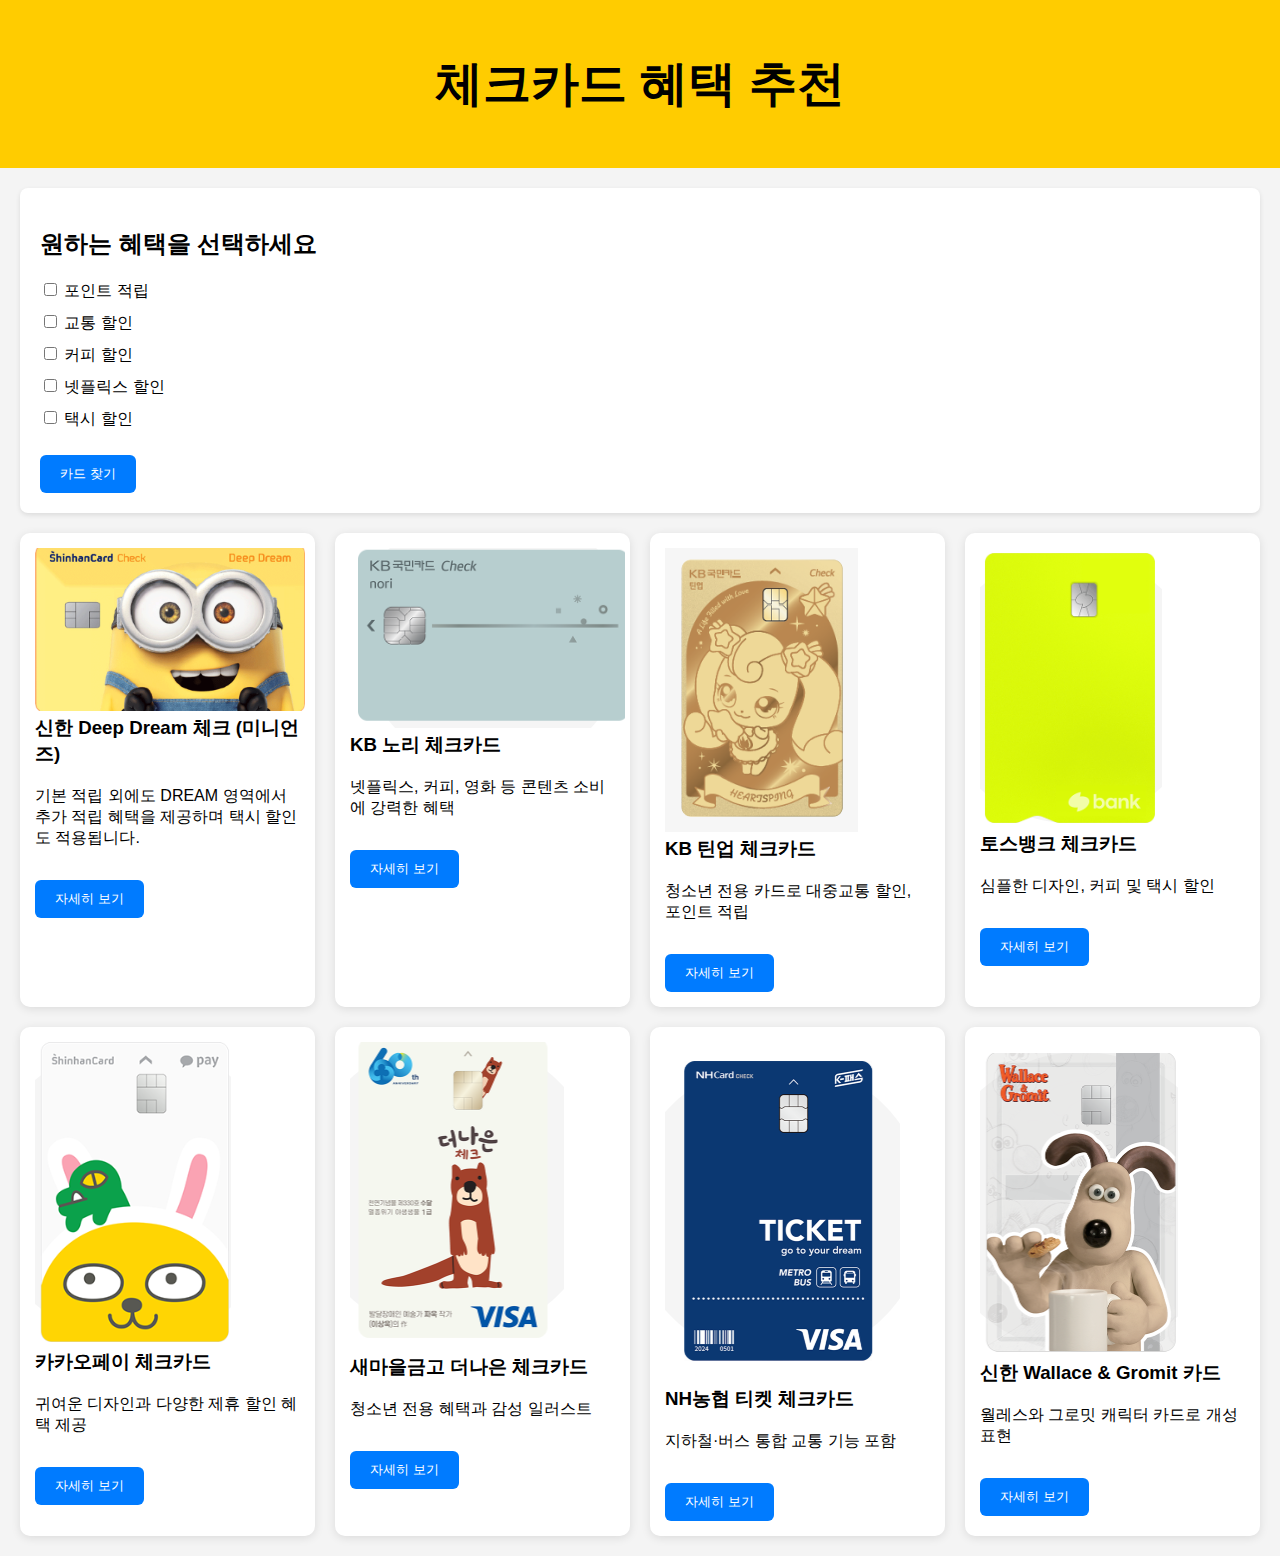
<file: index.html>
<!DOCTYPE html>
<html lang="ko">
<head>
  <meta charset="UTF-8" />
  <meta name="viewport" content="width=device-width, initial-scale=1.0" />
  <title>체크카드 혜택 추천</title>
  <link rel="stylesheet" href="style.css" />
</head>
<body>
  <header>
    <h1>체크카드 혜택 추천</h1>
  </header>

  <section class="filter-section">
    <h2>원하는 혜택을 선택하세요</h2>
    <div class="filters">
      <label><input type="checkbox" value="point" /> 포인트 적립</label>
      <label><input type="checkbox" value="transport" /> 교통 할인</label>
      <label><input type="checkbox" value="coffee" /> 커피 할인</label>
      <label><input type="checkbox" value="netflix" /> 넷플릭스 할인</label>
      <label><input type="checkbox" value="taxi" /> 택시 할인</label>
    </div>
    <button onclick="filterCards()">카드 찾기</button>
  </section>

  <section class="card-results" id="cardResults"></section>

  <script src="script.js"></script>
</body>
</html>
</file>
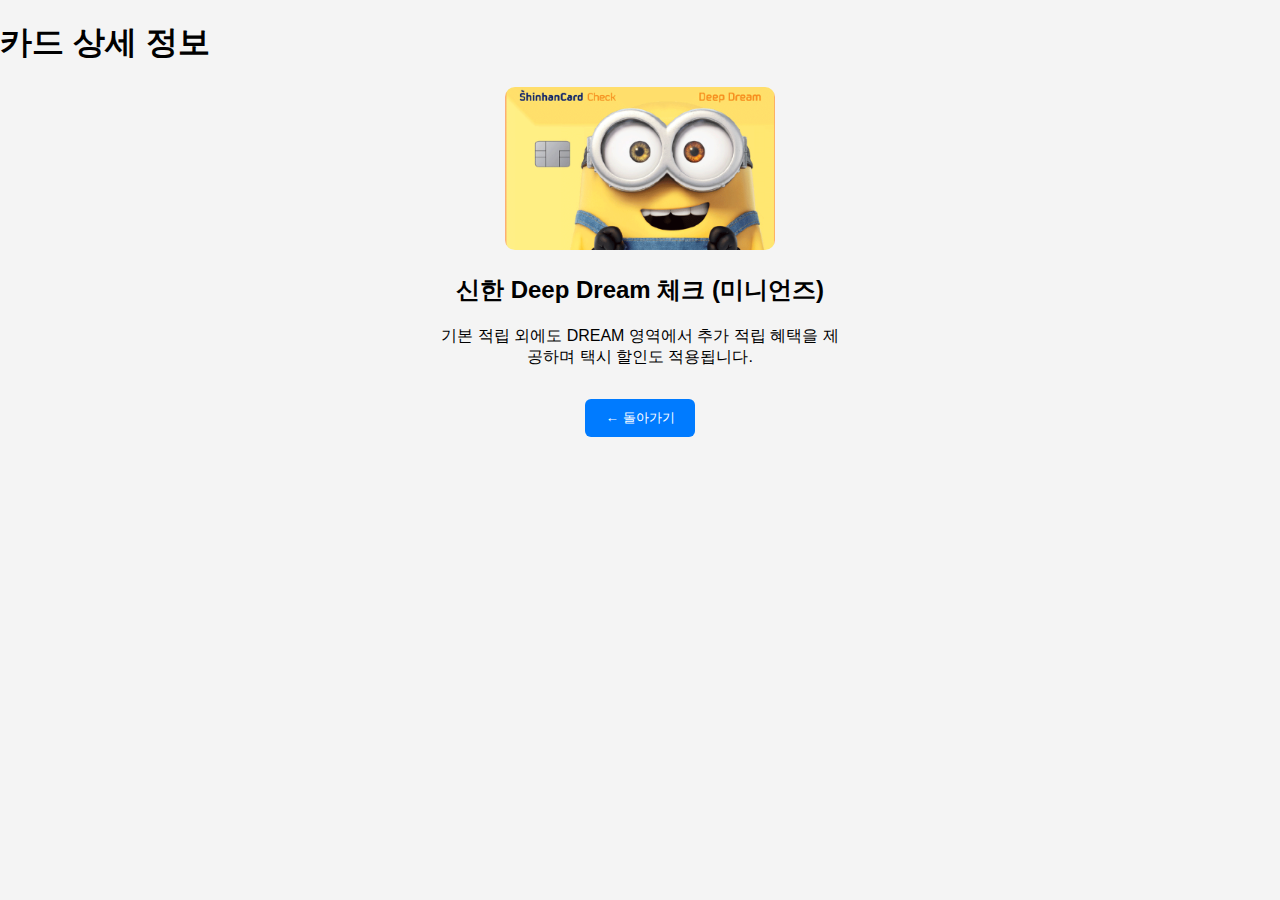
<file: details.html>
<!DOCTYPE html>
<html lang="ko">
<head>
  <meta charset="UTF-8" />
  <meta name="viewport" content="width=device-width, initial-scale=1.0" />
  <title>카드 상세 정보</title>
  <link rel="stylesheet" href="style.css" />
</head>
<body>
  <h1>카드 상세 정보</h1>
  <div id="cardDetail"></div>

  <!-- ✅ 반드시 body 안 맨 아래에 위치해야 제대로 동작함 -->
  <script src="detail.js"></script>
</body>
</html>
</file>
<file: style.css>
body {
  font-family: 'Arial', sans-serif;
  background-color: #f4f4f4;
  margin: 0;
  padding: 0;
}

header {
  background-color: #ffcc00;
  padding: 20px;
  text-align: center;
  font-size: 24px;
  font-weight: bold;
}

.filter-section {
  background: #fff;
  padding: 20px;
  margin: 20px;
  border-radius: 8px;
  box-shadow: 0 2px 5px rgba(0,0,0,0.1);
}

.filters label {
  display: block;
  margin: 10px 0;
}

button {
  margin-top: 15px;
  padding: 10px 20px;
  background-color: #007bff;
  color: white;
  border: none;
  border-radius: 6px;
  cursor: pointer;
}

.card-results {
  margin: 20px;
  display: grid;
  grid-template-columns: repeat(auto-fill, minmax(250px, 1fr));
  gap: 20px;
}

.card {
  background-color: #ffffff;
  padding: 15px;
  border-radius: 10px;
  box-shadow: 0 2px 10px rgba(0, 0, 0, 0.1);
}

.card h3 {
  margin-top: 0;
}
.card-detail {
  margin: 30px auto;
  padding: 20px;
  max-width: 500px;
  background: white;
  border-radius: 10px;
  box-shadow: 0 2px 10px rgba(0,0,0,0.1);
  text-align: center;
}
.card-detail {
  margin: 30px auto;
  padding: 20px;
  max-width: 500px;
  background: white;
  border-radius: 10px;
  box-shadow: 0 2px 10px rgba(0,0,0,0.1);
  text-align: center;
}
</file>
